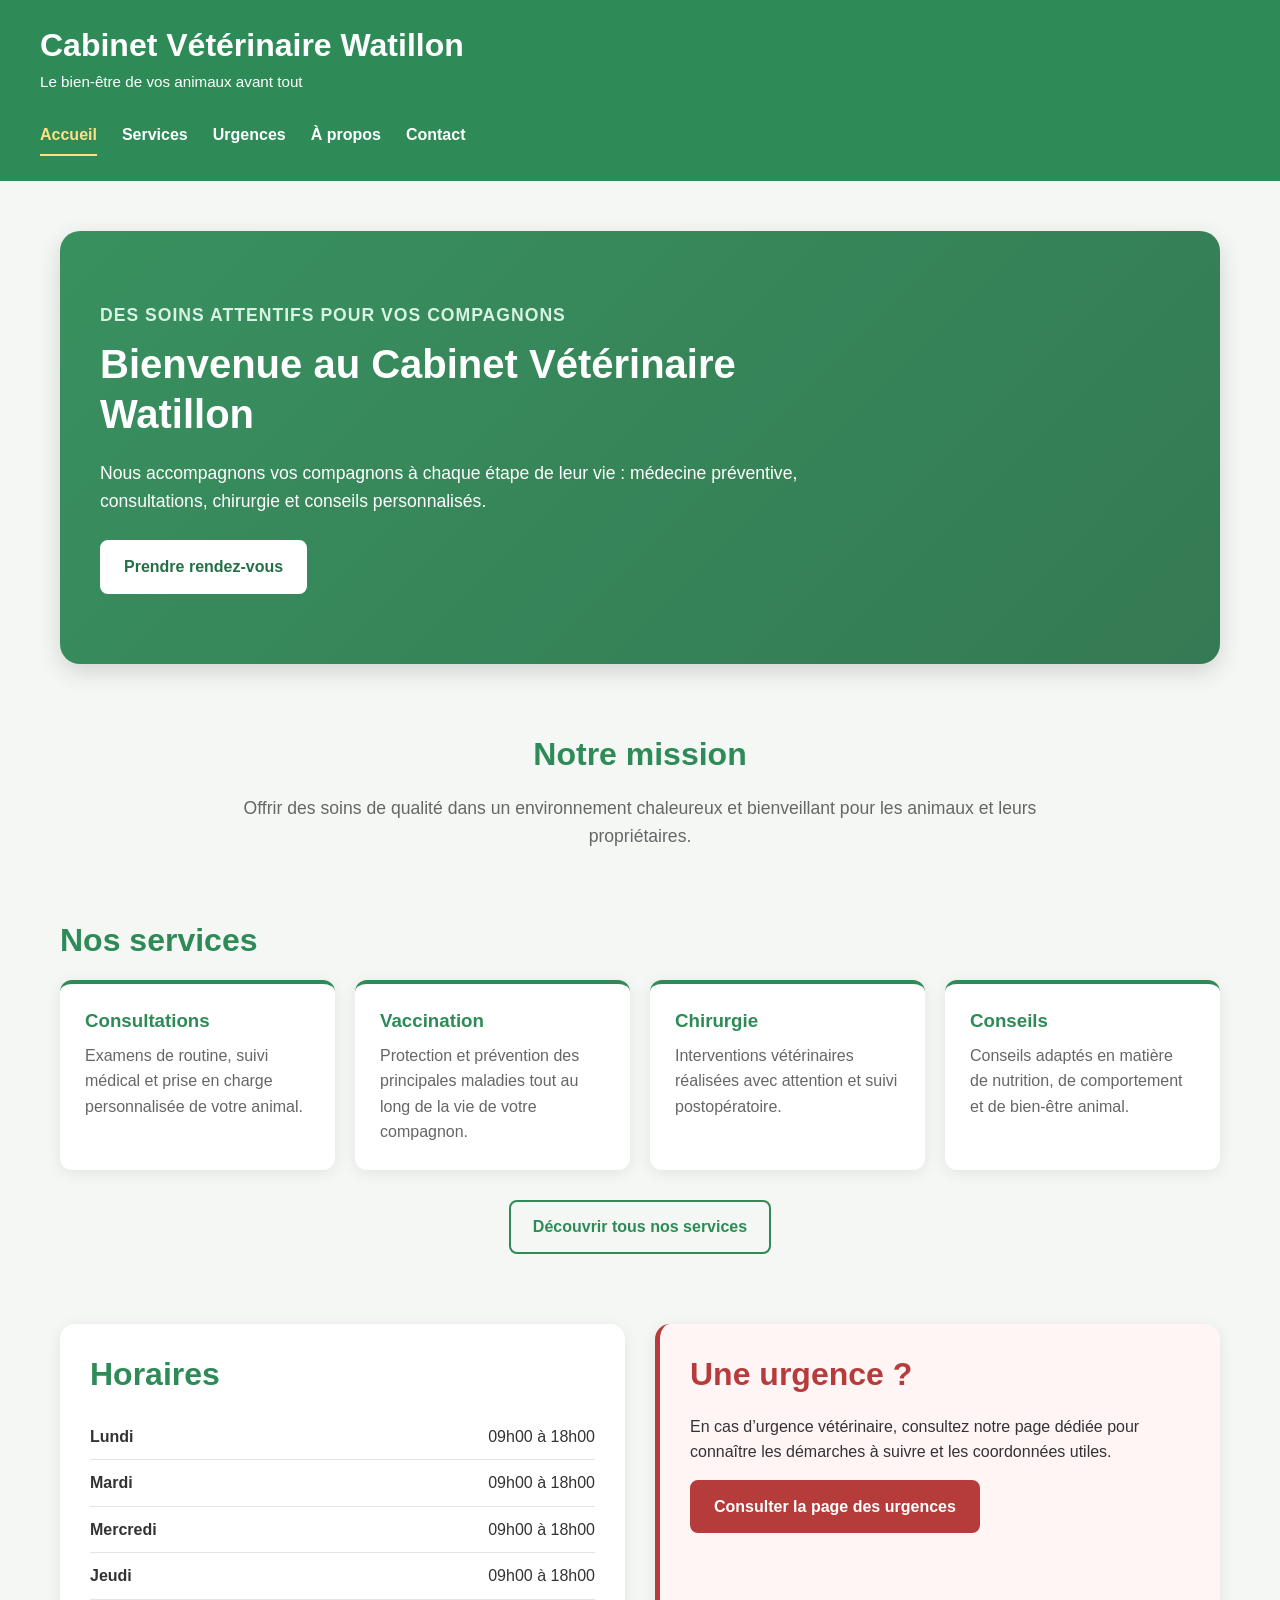
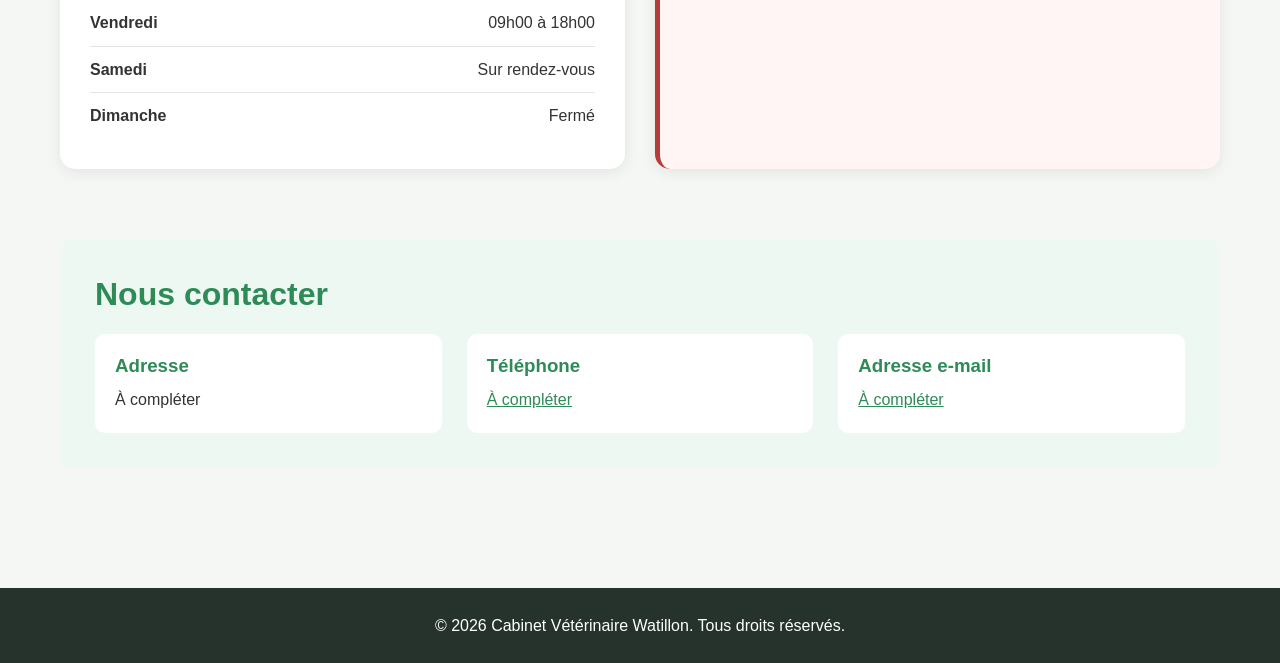
<file: index.html>
<!DOCTYPE html>
<html lang="fr">

<head>
    <meta charset="UTF-8">
    <meta name="viewport" content="width=device-width, initial-scale=1.0">

    <meta
        name="description"
        content="Cabinet Vétérinaire Watillon : consultations, vaccination, chirurgie et conseils pour le bien-être de vos animaux."
    >

    <title>Cabinet Vétérinaire Watillon</title>

    <link rel="stylesheet" href="css/style.css">
</head>

<body>

    <header>
        <div class="header-container">

            <div class="logo">
                <h1>Cabinet Vétérinaire Watillon</h1>
                <p>Le bien-être de vos animaux avant tout</p>
            </div>

            <nav aria-label="Navigation principale">
                <ul>
                    <li>
                        <a class="active" href="index.html">Accueil</a>
                    </li>

                    <li>
                        <a href="pages/services.html">Services</a>
                    </li>

                    <li>
                        <a href="pages/urgences.html">Urgences</a>
                    </li>

                    <li>
                        <a href="pages/a-propos.html">À propos</a>
                    </li>

                    <li>
                        <a href="pages/contact.html">Contact</a>
                    </li>
                </ul>
            </nav>

        </div>
    </header>

    <main>

        <section id="hero">
            <div class="hero-content">

                <p class="hero-introduction">
                    Des soins attentifs pour vos compagnons
                </p>

                <h2>Bienvenue au Cabinet Vétérinaire Watillon</h2>

                <p>
                    Nous accompagnons vos compagnons à chaque étape de leur vie :
                    médecine préventive, consultations, chirurgie et conseils
                    personnalisés.
                </p>

                <a class="btn" href="pages/contact.html">
                    Prendre rendez-vous
                </a>

            </div>
        </section>

        <section id="presentation">

            <h2>Notre mission</h2>

            <p>
                Offrir des soins de qualité dans un environnement chaleureux
                et bienveillant pour les animaux et leurs propriétaires.
            </p>

        </section>

        <section id="services">

            <h2>Nos services</h2>

            <div class="service-grid">

                <article>
                    <h3>Consultations</h3>

                    <p>
                        Examens de routine, suivi médical et prise en charge
                        personnalisée de votre animal.
                    </p>
                </article>

                <article>
                    <h3>Vaccination</h3>

                    <p>
                        Protection et prévention des principales maladies
                        tout au long de la vie de votre compagnon.
                    </p>
                </article>

                <article>
                    <h3>Chirurgie</h3>

                    <p>
                        Interventions vétérinaires réalisées avec attention
                        et suivi postopératoire.
                    </p>
                </article>

                <article>
                    <h3>Conseils</h3>

                    <p>
                        Conseils adaptés en matière de nutrition,
                        de comportement et de bien-être animal.
                    </p>
                </article>

            </div>

            <div class="section-action">
                <a class="btn btn-secondary" href="pages/services.html">
                    Découvrir tous nos services
                </a>
            </div>

        </section>

        <section id="informations">

            <div id="horaires">

                <h2>Horaires</h2>

                <ul>
                    <li>
                        <span>Lundi</span>
                        <span>09h00 à 18h00</span>
                    </li>

                    <li>
                        <span>Mardi</span>
                        <span>09h00 à 18h00</span>
                    </li>

                    <li>
                        <span>Mercredi</span>
                        <span>09h00 à 18h00</span>
                    </li>

                    <li>
                        <span>Jeudi</span>
                        <span>09h00 à 18h00</span>
                    </li>

                    <li>
                        <span>Vendredi</span>
                        <span>09h00 à 18h00</span>
                    </li>

                    <li>
                        <span>Samedi</span>
                        <span>Sur rendez-vous</span>
                    </li>

                    <li>
                        <span>Dimanche</span>
                        <span>Fermé</span>
                    </li>
                </ul>

            </div>

            <div id="urgence">

                <h2>Une urgence ?</h2>

                <p>
                    En cas d’urgence vétérinaire, consultez notre page dédiée
                    pour connaître les démarches à suivre et les coordonnées
                    utiles.
                </p>

                <a class="btn btn-urgence" href="pages/urgences.html">
                    Consulter la page des urgences
                </a>

            </div>

        </section>

        <section id="contact">

            <h2>Nous contacter</h2>

            <div class="contact-grid">

                <div>
                    <h3>Adresse</h3>
                    <p>À compléter</p>
                </div>

                <div>
                    <h3>Téléphone</h3>

                    <p>
                        <a href="tel:+32XXXXXXXXX">
                            À compléter
                        </a>
                    </p>
                </div>

                <div>
                    <h3>Adresse e-mail</h3>

                    <p>
                        <a href="mailto:adresse@exemple.be">
                            À compléter
                        </a>
                    </p>
                </div>

            </div>

        </section>

    </main>

    <footer>
        <p>
            © <span id="current-year">2026</span>
            Cabinet Vétérinaire Watillon. Tous droits réservés.
        </p>
    </footer>

    <script src="js/script.js"></script>

</body>
</html>
</file>
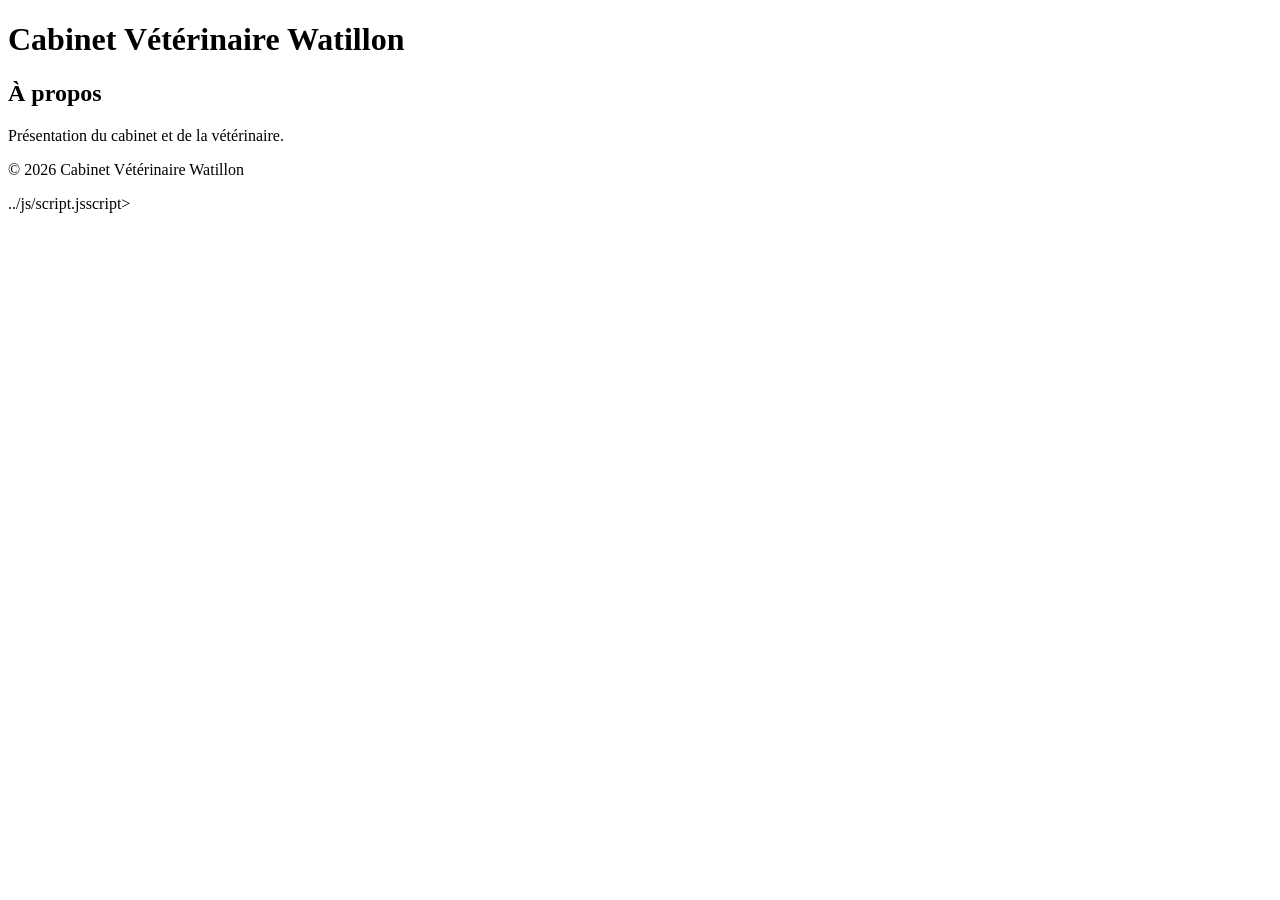
<file: pages/a-propos.html>
<!DOCTYPE html>
<html lang="fr">
<head>
    <meta charset="UTF-8">
    <meta name="viewport" content="width=device-width, initial-scale=1.0">
    <title>À propos - Cabinet Vétérinaire Watillon</title>

    <links/style.css
</head>
<body>

    <header>
        <h1>Cabinet Vétérinaire Watillon</h1>
    </header>

    <main>
        <h2>À propos</h2>

        <p>Présentation du cabinet et de la vétérinaire.</p>
    </main>

    <footer>
        <p>&copy; 2026 Cabinet Vétérinaire Watillon</p>
    </footer>

    ../js/script.jsscript>
</body>
</html>
</file>
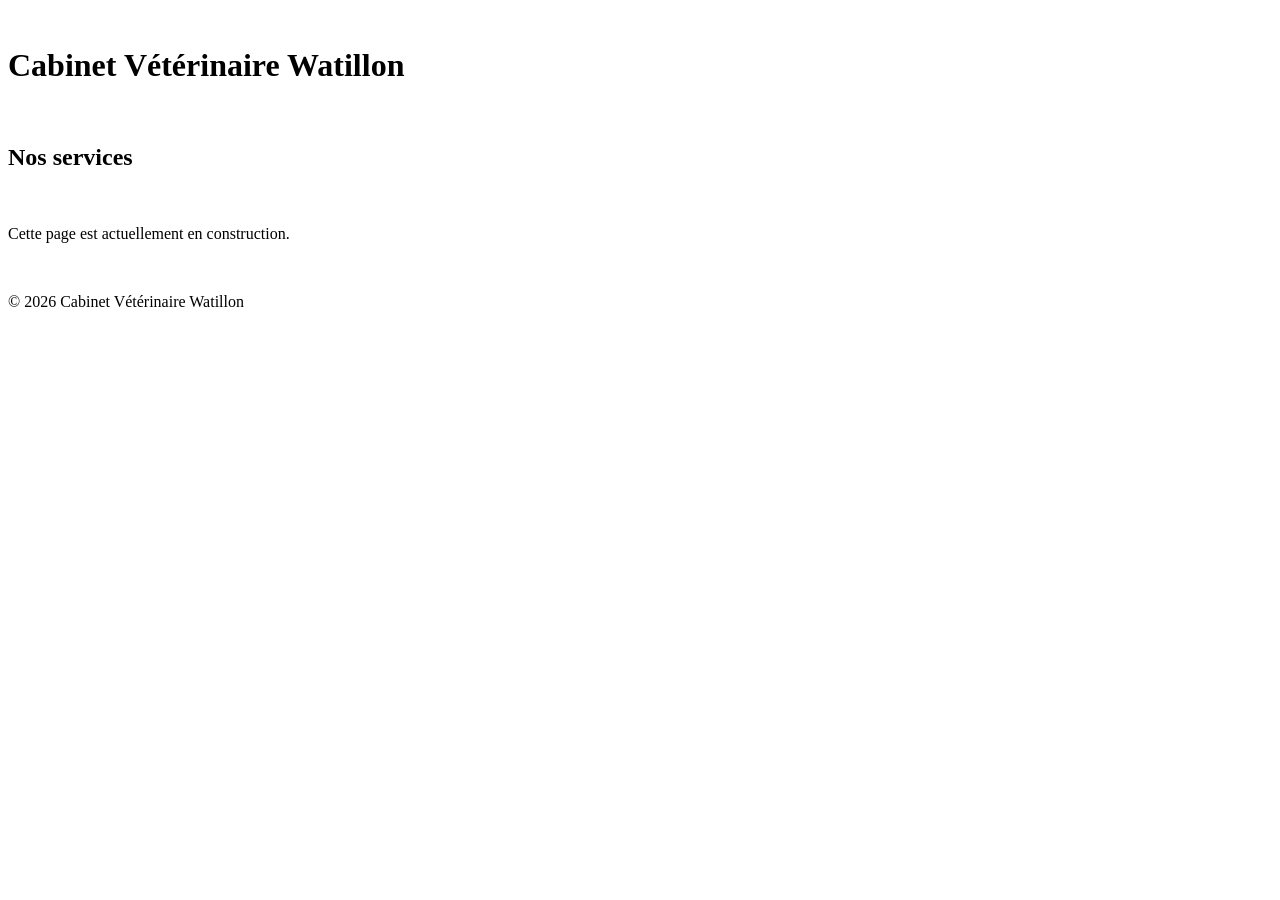
<file: pages/services.html>
<!DOCTYPE html>
<html lang="fr">
<head>
<meta charset="UTF-8">
<meta name="viewport" content="width=device-width, initial-scale=1.0">
<title>Services - Cabinet Vétérinaire Watillon</title>
 
<links/style.css
</head>
<body>
 
<header>
<h1>Cabinet Vétérinaire Watillon</h1>
</header>
 
<main>
<h2>Nos services</h2>
 
<p>Cette page est actuellement en construction.</p>
</main>
 
<footer>
<p>&copy; 2026 Cabinet Vétérinaire Watillon</p>
</footer>
</file>
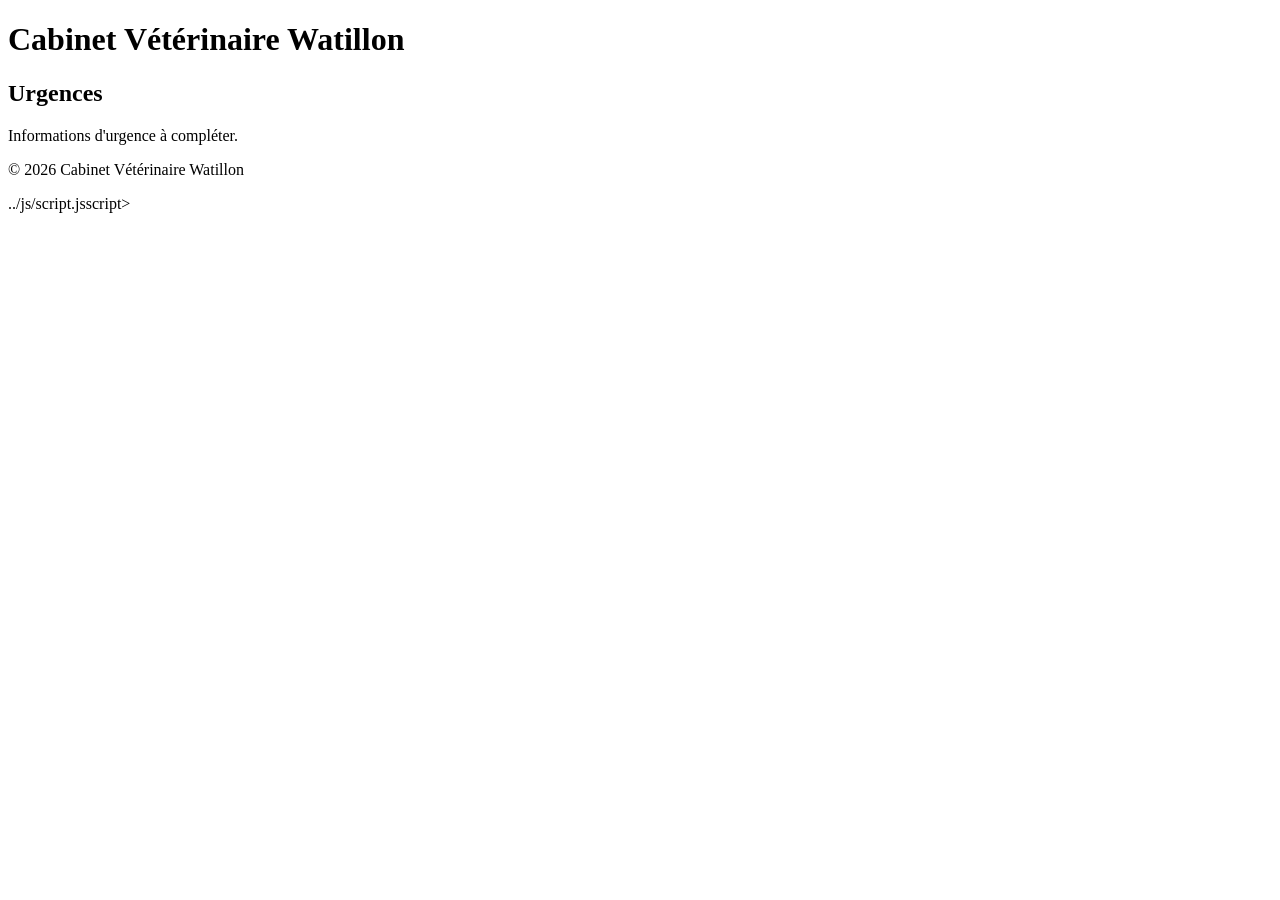
<file: pages/urgences.html>
<!DOCTYPE html>
<html lang="fr">
<head>
    <meta charset="UTF-8">
    <meta name="viewport" content="width=device-width, initial-scale=1.0">
    <title>Urgences - Cabinet Vétérinaire Watillon</title>

    <links/style.css
</head>
<body>

    <header>
        <h1>Cabinet Vétérinaire Watillon</h1>
    </header>

    <main>
        <h2>Urgences</h2>

        <p>Informations d'urgence à compléter.</p>
    </main>

    <footer>
        <p>&copy; 2026 Cabinet Vétérinaire Watillon</p>
    </footer>

    ../js/script.jsscript>
</body>
</html>
</file>
<file: css/style.css>
/* =========================
RÉINITIALISATION
========================= */

* {
    margin: 0;
    padding: 0;
    box-sizing: border-box;
}


/* =========================
VARIABLES
========================= */

:root {
    --couleur-principale: #2e8b57;
    --couleur-principale-foncee: #246f46;
    --couleur-claire: #eef8f2;
    --couleur-urgence: #b63c3c;
    --couleur-urgence-foncee: #922f2f;
    --couleur-texte: #333333;
    --couleur-texte-clair: #666666;
    --couleur-fond: #f5f7f5;
    --couleur-blanche: #ffffff;
    --couleur-footer: #26332c;
}


/* =========================
GÉNÉRAL
========================= */

html {
    scroll-behavior: smooth;
}

body {
    font-family: Arial, Helvetica, sans-serif;
    line-height: 1.6;
    background-color: var(--couleur-fond);
    color: var(--couleur-texte);
}

main {
    max-width: 1200px;
    margin: 0 auto;
    padding: 50px 20px;
}

section {
    margin-bottom: 70px;
}

h1,
h2,
h3 {
    line-height: 1.25;
}

h2 {
    margin-bottom: 20px;
    color: var(--couleur-principale);
    font-size: 2rem;
}

h3 {
    margin-bottom: 10px;
}

p {
    margin-bottom: 15px;
}

a {
    color: var(--couleur-principale);
}

img {
    display: block;
    max-width: 100%;
    height: auto;
    border-radius: 12px;
}


/* =========================
HEADER
========================= */

header {
    background-color: var(--couleur-principale);
    color: var(--couleur-blanche);
    padding: 25px 20px;
}

.header-container {
    max-width: 1200px;
    margin: 0 auto;
}

.logo h1 {
    margin-bottom: 5px;
    font-size: 2rem;
}

.logo p {
    margin-bottom: 0;
    font-size: 0.95rem;
}


/* =========================
NAVIGATION
========================= */

nav {
    margin-top: 22px;
}

nav ul {
    display: flex;
    flex-wrap: wrap;
    gap: 10px 25px;
    list-style: none;
}

nav a {
    display: inline-block;
    padding: 6px 0;
    color: var(--couleur-blanche);
    font-weight: bold;
    text-decoration: none;
    border-bottom: 2px solid transparent;
    transition:
        color 0.3s ease,
        border-color 0.3s ease;
}

nav a:hover,
nav a:focus,
nav a.active {
    color: #ffe082;
    border-bottom-color: #ffe082;
}


/* =========================
SECTION D’ACCUEIL
========================= */

#hero {
    padding: 70px 40px;
    background:
        linear-gradient(
            135deg,
            rgba(46, 139, 87, 0.95),
            rgba(36, 111, 70, 0.92)
        );
    color: var(--couleur-blanche);
    border-radius: 20px;
    box-shadow: 0 8px 25px rgba(0, 0, 0, 0.14);
}

.hero-content {
    max-width: 750px;
}

#hero h2 {
    color: var(--couleur-blanche);
    font-size: 2.5rem;
}

#hero p {
    font-size: 1.1rem;
}

.hero-introduction {
    margin-bottom: 10px;
    color: #d8f2e3;
    font-weight: bold;
    text-transform: uppercase;
    letter-spacing: 1px;
}


/* =========================
MISSION
========================= */

#presentation {
    max-width: 850px;
    margin-right: auto;
    margin-left: auto;
    text-align: center;
}

#presentation p {
    font-size: 1.1rem;
    color: var(--couleur-texte-clair);
}


/* =========================
BOUTONS
========================= */

.btn {
    display: inline-block;
    padding: 12px 22px;
    background-color: var(--couleur-principale);
    color: var(--couleur-blanche);
    font-weight: bold;
    text-decoration: none;
    border: 2px solid var(--couleur-principale);
    border-radius: 8px;
    transition:
        background-color 0.3s ease,
        color 0.3s ease,
        transform 0.3s ease;
}

.btn:hover,
.btn:focus {
    background-color: var(--couleur-principale-foncee);
    border-color: var(--couleur-principale-foncee);
    color: var(--couleur-blanche);
    transform: translateY(-2px);
}

#hero .btn {
    margin-top: 10px;
    background-color: var(--couleur-blanche);
    color: var(--couleur-principale-foncee);
    border-color: var(--couleur-blanche);
}

#hero .btn:hover,
#hero .btn:focus {
    background-color: transparent;
    color: var(--couleur-blanche);
}

.btn-secondary {
    background-color: transparent;
    color: var(--couleur-principale);
}

.btn-urgence {
    background-color: var(--couleur-urgence);
    border-color: var(--couleur-urgence);
}

.btn-urgence:hover,
.btn-urgence:focus {
    background-color: var(--couleur-urgence-foncee);
    border-color: var(--couleur-urgence-foncee);
}

.section-action {
    margin-top: 30px;
    text-align: center;
}


/* =========================
SERVICES
========================= */

.service-grid {
    display: grid;
    grid-template-columns: repeat(4, 1fr);
    gap: 20px;
}

.service-grid article {
    padding: 25px;
    background-color: var(--couleur-blanche);
    border-top: 4px solid var(--couleur-principale);
    border-radius: 12px;
    box-shadow: 0 3px 15px rgba(0, 0, 0, 0.08);
    transition:
        transform 0.3s ease,
        box-shadow 0.3s ease;
}

.service-grid article:hover {
    transform: translateY(-5px);
    box-shadow: 0 8px 22px rgba(0, 0, 0, 0.12);
}

.service-grid h3 {
    color: var(--couleur-principale);
}

.service-grid p {
    margin-bottom: 0;
    color: var(--couleur-texte-clair);
}


/* =========================
HORAIRES ET URGENCES
========================= */

#informations {
    display: grid;
    grid-template-columns: 1fr 1fr;
    gap: 30px;
}

#horaires,
#urgence {
    padding: 30px;
    background-color: var(--couleur-blanche);
    border-radius: 15px;
    box-shadow: 0 3px 15px rgba(0, 0, 0, 0.08);
}

#horaires ul {
    list-style: none;
}

#horaires li {
    display: flex;
    justify-content: space-between;
    gap: 20px;
    padding: 10px 0;
    border-bottom: 1px solid #e4e4e4;
}

#horaires li:last-child {
    border-bottom: none;
}

#horaires li span:first-child {
    font-weight: bold;
}

#urgence {
    background-color: #fff5f5;
    border-left: 5px solid var(--couleur-urgence);
}

#urgence h2 {
    color: var(--couleur-urgence);
}


/* =========================
CONTACT
========================= */

#contact {
    padding: 35px;
    background-color: var(--couleur-claire);
    border-radius: 15px;
}

.contact-grid {
    display: grid;
    grid-template-columns: repeat(3, 1fr);
    gap: 25px;
}

.contact-grid div {
    padding: 20px;
    background-color: var(--couleur-blanche);
    border-radius: 10px;
}

.contact-grid h3 {
    color: var(--couleur-principale);
}

.contact-grid p {
    margin-bottom: 0;
}

.contact-grid a {
    word-break: break-word;
}


/* =========================
FOOTER
========================= */

footer {
    padding: 25px 20px;
    background-color: var(--couleur-footer);
    color: var(--couleur-blanche);
    text-align: center;
}

footer p {
    margin-bottom: 0;
}


/* =========================
AFFICHAGE SUR TABLETTE
========================= */

@media screen and (max-width: 900px) {

    .service-grid {
        grid-template-columns: repeat(2, 1fr);
    }

    #informations {
        grid-template-columns: 1fr;
    }

    .contact-grid {
        grid-template-columns: 1fr;
    }
}


/* =========================
AFFICHAGE SUR TÉLÉPHONE
========================= */

@media screen and (max-width: 600px) {

    header {
        padding: 20px;
    }

    .logo h1 {
        font-size: 1.6rem;
    }

    nav ul {
        flex-direction: column;
        gap: 5px;
    }

    nav a {
        display: block;
        padding: 8px 0;
    }

    main {
        padding: 30px 15px;
    }

    section {
        margin-bottom: 50px;
    }

    #hero {
        padding: 45px 25px;
        border-radius: 14px;
    }

    #hero h2 {
        font-size: 2rem;
    }

    .service-grid {
        grid-template-columns: 1fr;
    }

    #horaires,
    #urgence,
    #contact {
        padding: 25px 20px;
    }

    #horaires li {
        flex-direction: column;
        gap: 2px;
    }

    h2 {
        font-size: 1.7rem;
    }
}
</file>
